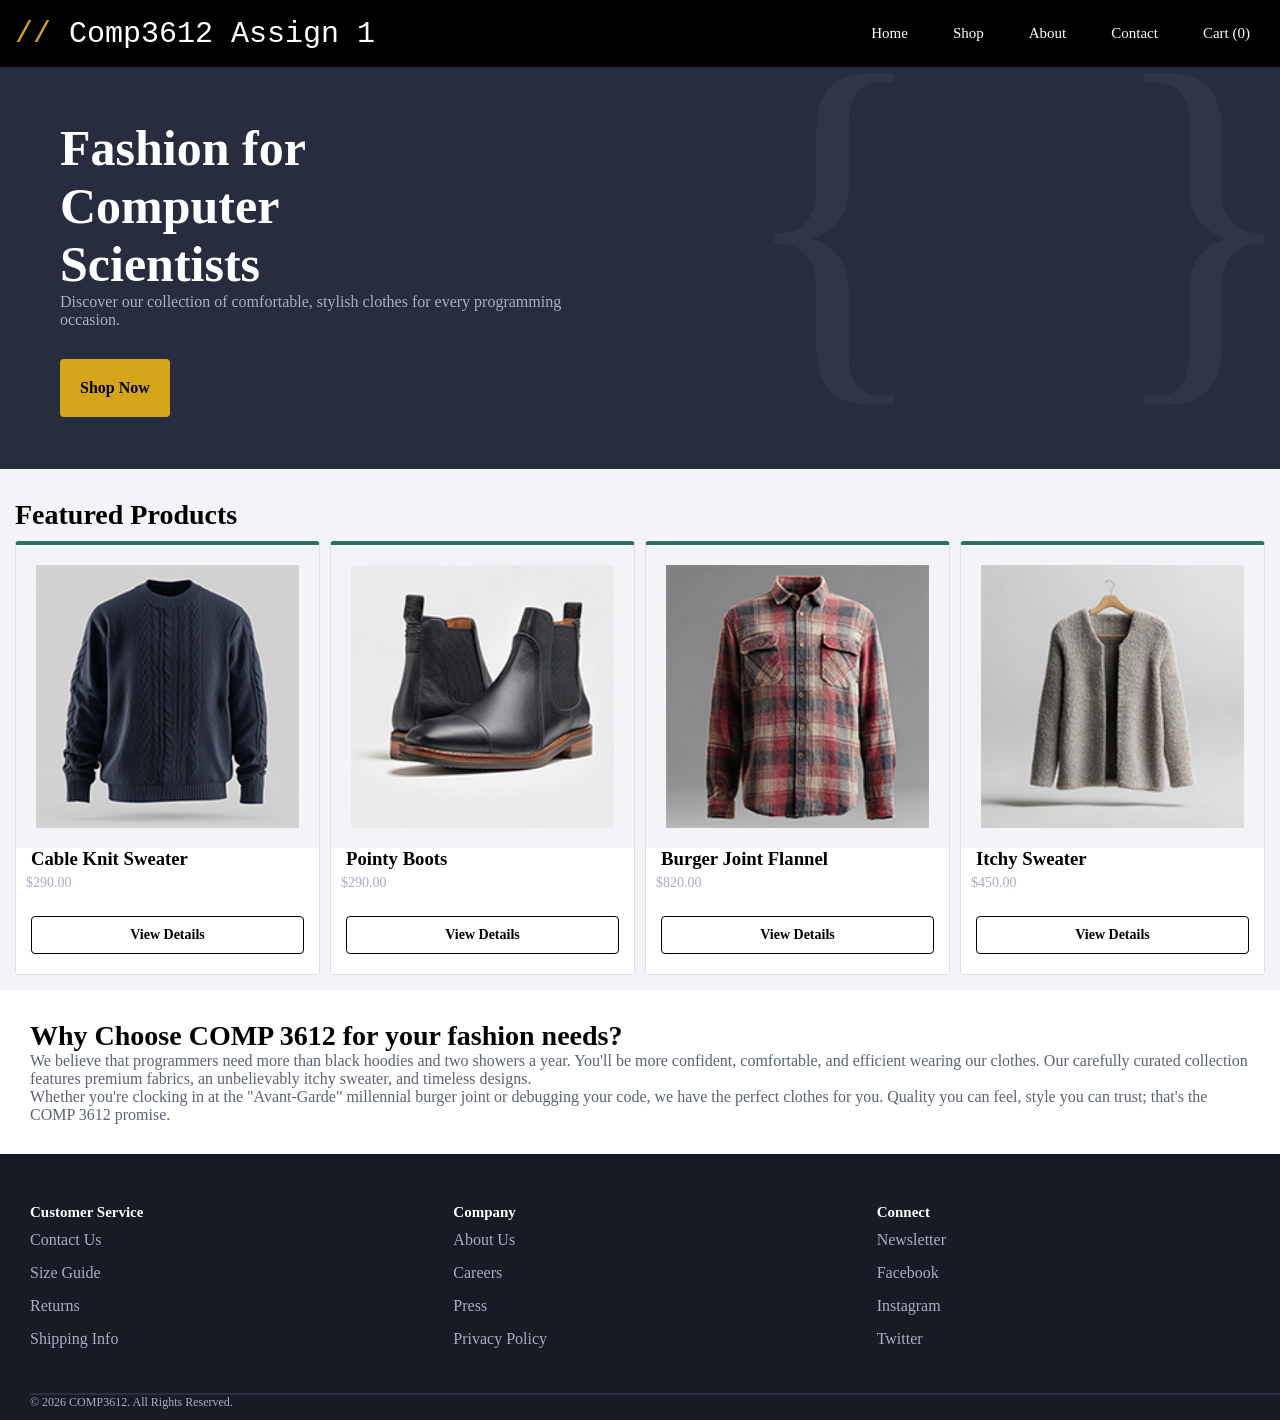
<file: index.html>
<!DOCTYPE html>
<html lang="en">
<head>
    <meta charset="utf-8">
    <title>Home - Comp 3612 Assign 1</title>
    <link rel="stylesheet" href="a1-styles.css"/>
    <meta name = "viewport" content = "width-device-width, initial-scale = 1.0">
</head>
<body>

<!-- W3c has an html & css validator. I used it to check my syntax!
https://validator.w3.org/ -->

<header>
    <div>
    <a class = "logo" href = "index.html">
        <span class = "two-slashes">//</span>
        Comp3612 Assign 1
    </a>
    </div>
    <nav>
        <ul class = "navigation-bar">
            <li><a href="index.html">Home</a></li>
            <li><a href="#">Shop</a></li>
            <li><a href="about.html">About</a></li>
            <li><a href="#">Contact</a></li>
            <li><a href="#">Cart (0)</a></li>

        </ul>
    </nav>
</header>

<main>
    <section class = "hero">
        <span class = " brace left-side-brace" >{</span>
        <span class = "brace right-side-brace" >}</span>
        <h1> Fashion for Computer Scientists</h1>
        <p>Discover our collection of comfortable, stylish clothes for every programming occasion. </p>
        <a href = "#" class="shop-button">Shop Now</a>
    </section>

    <section class = "all-products">
        <h2>Featured Products</h2>
        <div class = "cards">
            <article class = "card">
                <img src = "data/images/003-small-front.png" alt="Cable Knit Sweater">
                <div class = "figcaption">
                    <h3> Cable Knit Sweater</h3>
                    <p class = "item-cost">$290.00</p>                
                    <a href="product.html" class="button">View Details</a>
                </div>
            </article>

            <article class = "card">
                <img src = "data/images/008-small-front.png" alt="Lemon Pepper Steppers">
                <div class = "figcaption">
                    <h3> Pointy Boots</h3>
                    <p class = "item-cost">$290.00</p>
                    <a href="#" class="button">View Details</a>
                </div>
            </article>

            <article class = "card">
                <img src = "data/images/011-small-front.png" alt="Millennial Wood Splitter">
                <div class = "figcaption">
                    <h3>Burger Joint Flannel</h3>
                    <p class = "item-cost">$820.00</p>
                    <a href="#" class="button">View Details</a>
                </div>
            </article>
            
            <article class = "card">
                <img src = "data/images/009-small-front.png" alt="Needle Felted Sweater">
                <div class = "figcaption">
                    <h3> Itchy Sweater</h3>
                    <p class = "item-cost">$450.00</p>
                    <a href="#" class="button">View Details</a>
                </div>
            </article>  
        </div>
    </section>

    <section class  = "why-choose-our-clothing">
        <h2>Why Choose COMP 3612 for your fashion needs?</h2>
        <p> We believe that programmers need more than black hoodies and two showers a year. You'll
            be more confident, comfortable, and efficient wearing our clothes. Our carefully curated collection 
            features premium fabrics, an unbelievably itchy sweater, and timeless designs. 
        </p>    
        <p>
            Whether you're clocking in at the "Avant-Garde" millennial burger joint or debugging your code,
            we have the perfect clothes for you. Quality you can feel, style you can trust; that's the COMP 3612 promise. 
        </p>
    </section>
    </main>

    <footer>
        <div class = "grid-style-container">
            <div class = "grid-box">
                <h2>Customer Service</h2>
                <ul>
                    <li><a href = "#">Contact Us</a></li>
                    <li><a href = "#">Size Guide</a></li>
                    <li><a href = "#">Returns</a></li>
                    <li><a href = "#">Shipping Info</a></li>
                </ul>
            </div>
            <div class = "grid-box">
                <h2>Company</h2>
                <ul>
                    <li><a href = "about.html">About Us</a></li>
                    <li><a href = "#">Careers</a></li>
                    <li><a href = "#">Press</a></li>
                    <li><a href = "#">Privacy Policy</a></li>
                </ul>
            </div>
            <div class = "grid-box">
                <h2>Connect</h2>
                <ul>
                    <li><a href = "#">Newsletter</a></li>
                    <li><a href = "#">Facebook</a></li>
                    <li><a href = "#">Instagram</a></li>
                    <li><a href = "#">Twitter</a></li>
                </ul>
            </div>        
        </div>
            <hr>
            <p>&copy; 2026 COMP3612. All Rights Reserved.</p>

    </footer>
</body>
</html>
</file>
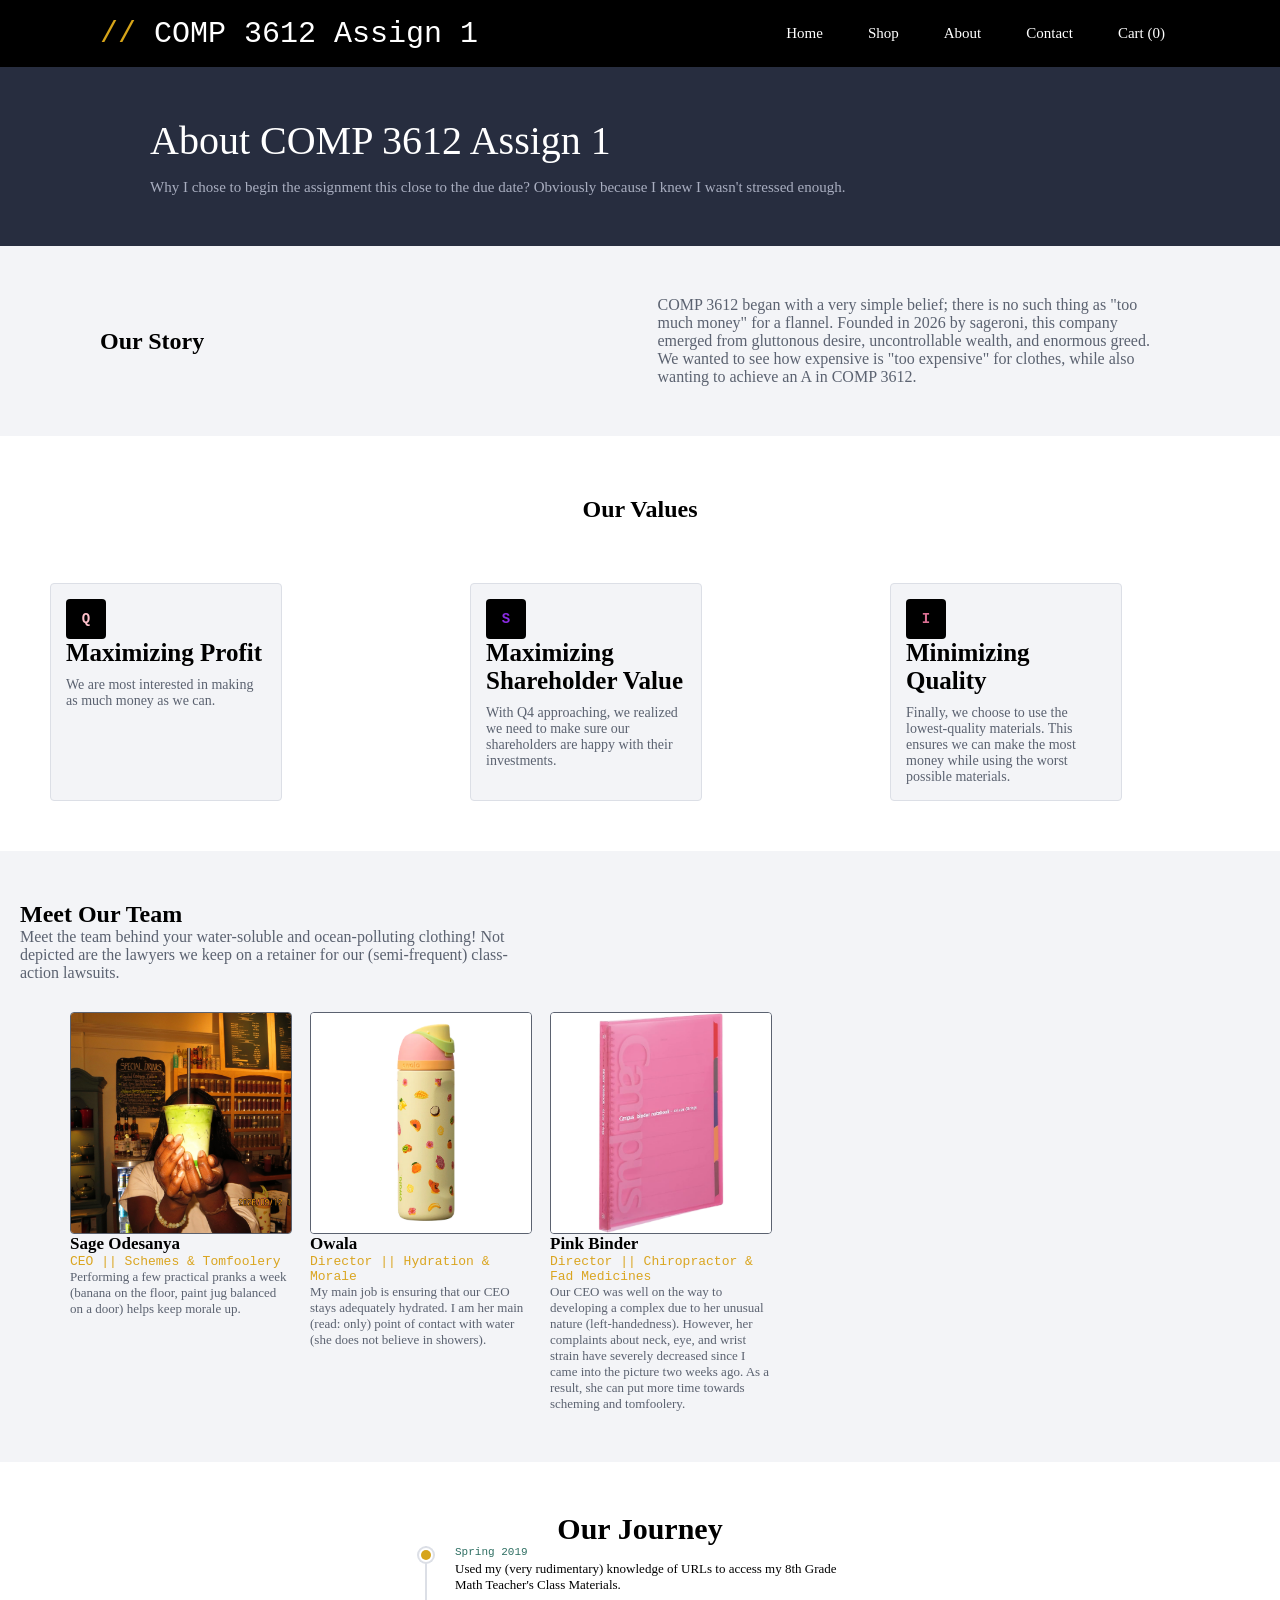
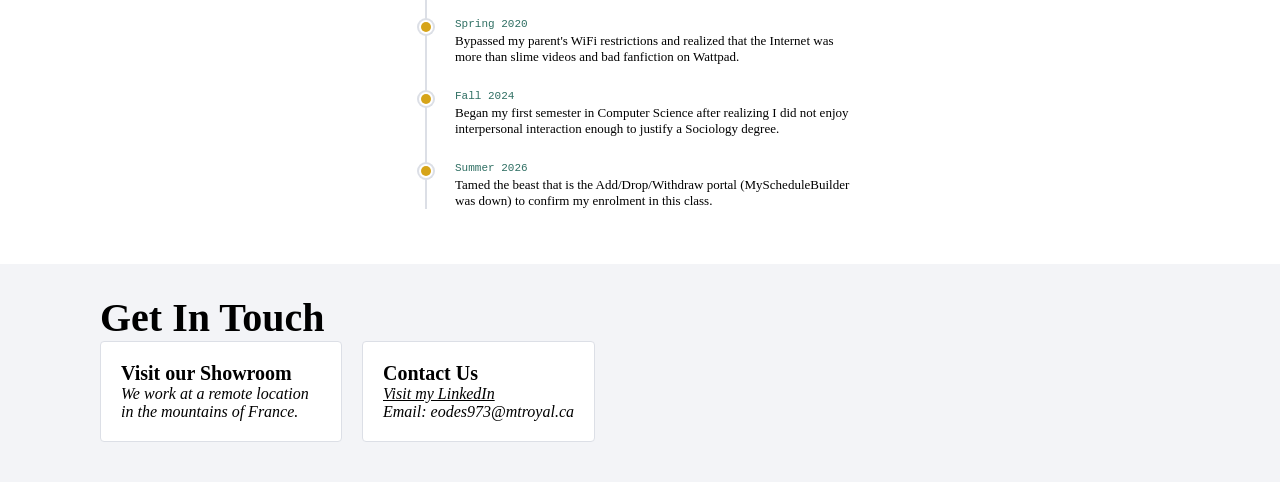
<file: about.html>
<!DOCTYPE html>
<html lang = en>
<head>
    <meta charset = "UTF-8">
    <meta name = "viewport" content = "width=device-width, initial-scale = 1.0">
    <title> About - COMP3612 Assign 1</title>
    <link rel = "stylesheet" href = "a1-styles.css">
</head>

<!-- W3c has an html & css validator. I used it to check my syntax!
https://validator.w3.org/ -->

<body>
    <header class = "about-header">
        <div>
            <a class = "logo" href = "index.html">
                <span class = "two-slashes">//</span>
                COMP 3612 Assign 1
            </a>
            <!-- this gives users a way to get back to the main page without 
            relying on arduous measures. (I promise this is not AI-generated; I 
            am a very loquacious person!) -->
        </div>
        <nav>
        <ul class = "navigation-bar">
            <li><a href="index.html">Home</a></li>
            <li><a href="#">Shop</a></li>
            <li><a href="about.html">About</a></li>
            <li><a href="#">Contact</a></li>
            <li><a href="#">Cart (0)</a></li>

        </ul>
    </nav>
    </header>
    <main>
        <section class = "banner">
            <h1> About COMP 3612 Assign 1</h1>
            <p> Why I chose to begin the assignment this close to 
                the due date? Obviously because I knew I wasn't
                stressed enough.
            </p>
        </section>

        <section class = "our-story">
            <h2> Our Story</h2>
            <p>COMP 3612 began with a very simple belief; there is no such thing as 
                "too much money" for a flannel. Founded in 2026 by sageroni, this company
                emerged from gluttonous desire, uncontrollable wealth, and enormous greed.
                We wanted to see how expensive is "too expensive" for clothes, while also wanting 
                to achieve an A in COMP 3612. 
            </p>
        </section>

        <section class = "our-values">
            <h2> Our Values</h2>
            <div class = "grid-of-our-values">
                <article class = "our-value q">
                    <p class = "value-icon">Q</p>
                    <h3>Maximizing Profit</h3>
                    <p> We are most interested in making as much money as we can.</p>
                </article>
                <article class = "our-value s">
                    <p class = "value-icon">S</p>
                    <h3>Maximizing Shareholder Value</h3>
                    <p> With Q4 approaching, we realized we need to make sure our shareholders are happy with their investments.</p>
                </article>
                <article class = "our-value i">
                    <p class = "value-icon">I</p>
                    <h3>Minimizing Quality</h3>
                    <p> Finally, we choose to use the lowest-quality materials. This ensures
                        we can make the most money while using the worst possible materials.</p>
                </article>              
            </div>
        </section>
        <section class = "meet-our-team">
            <h2> Meet Our Team</h2>
            <p>Meet the team behind your water-soluble and ocean-polluting clothing!
                Not depicted are the lawyers we keep on a retainer for our (semi-frequent)
                class-action lawsuits.</p>
            <div class = "grid-of-our-team">
                <article class = "team-member">
                    <img src = "data/images/Square-Matcha-Sage.jpg" alt = "Sage Odesanya Headshot">
                    <h3>Sage Odesanya</h3>
                    <p class = "role">CEO || Schemes & Tomfoolery</p>
                    <p> Performing a few practical pranks a week (banana on the floor, 
                        paint jug balanced on a door) helps keep morale up.
                    </p>
                </article>
                <article class = "team-member">
                    <img src = "data/images/just-ripe-owala.png" alt = "Just Ripe Owala FreeSip 24oz">
                    <h3>Owala</h3>
                    <p class = "role">Director || Hydration & Morale</p>
                    <p> My main job is ensuring that our CEO stays adequately hydrated. 
                        I am her main (read: only) point of contact with water
                        (she does not believe in showers).
                    </p>
                </article>
                <article class = "team-member">
                    <img src = "data/images/pink-campus-binder.png" alt = "Kokuyo Campus Binder">
                    <h3>Pink Binder</h3>
                    <p class = "role">Director || Chiropractor & Fad Medicines</p>
                    <p> Our CEO was well on the way to developing a complex due to her unusual nature
                        (left-handedness). However, her complaints about neck, eye, and wrist strain have
                        severely decreased since I came into the picture two weeks ago. As a result, she 
                        can put more time towards scheming and tomfoolery.
                    </p>    
                </article>    
            </div>
        </section>

        <section class = "our-journey">
            <h2>Our Journey</h2>
            <ol>
                <li>
                    <p class = "era">Spring 2019</p>
                    <p>Used my (very rudimentary) knowledge of URLs to access
                         my 8th Grade Math Teacher's Class Materials.
                    </p>
                </li>
                <li>
                    <p class = "era">Spring 2020</p>
                    <p>Bypassed my parent's WiFi restrictions and realized that the Internet
                        was more than slime videos and bad fanfiction on Wattpad. 
                    </p>
                </li>
                <li>
                    <p class = "era">Fall 2024</p>
                    <p>Began my first semester in Computer Science after realizing I did 
                        not enjoy interpersonal interaction enough to justify a Sociology degree.
                    </p>
                </li>
                <li>
                    <p class = "era">Summer 2026</p>
                    <p>Tamed the beast that is the Add/Drop/Withdraw portal (MyScheduleBuilder
                        was down) to confirm my enrolment in this class.
                    </p>
                </li>
            </ol>

        </section>

        <section class = "contact">
            <h2>Get In Touch</h2>
            <div class = "contact-boxes">
                <div class = "contact-box">
                    <h3>Visit our Showroom</h3>
                    <address>
                        <p> We work at a remote location in the mountains of France.
                        </p>
                    </address>  
                </div>
                <div class = "contact-box">
                    <h3>Contact Us</h3>
                    <address>
                        <p> <a href ="https://linkedin.com/in/sage-odesanya">Visit my LinkedIn</a><br> Email: eodes973@mtroyal.ca </p>
                    </address>  
                </div>
            </div>
        </section>

    </main>
</body>
</html>
</file>
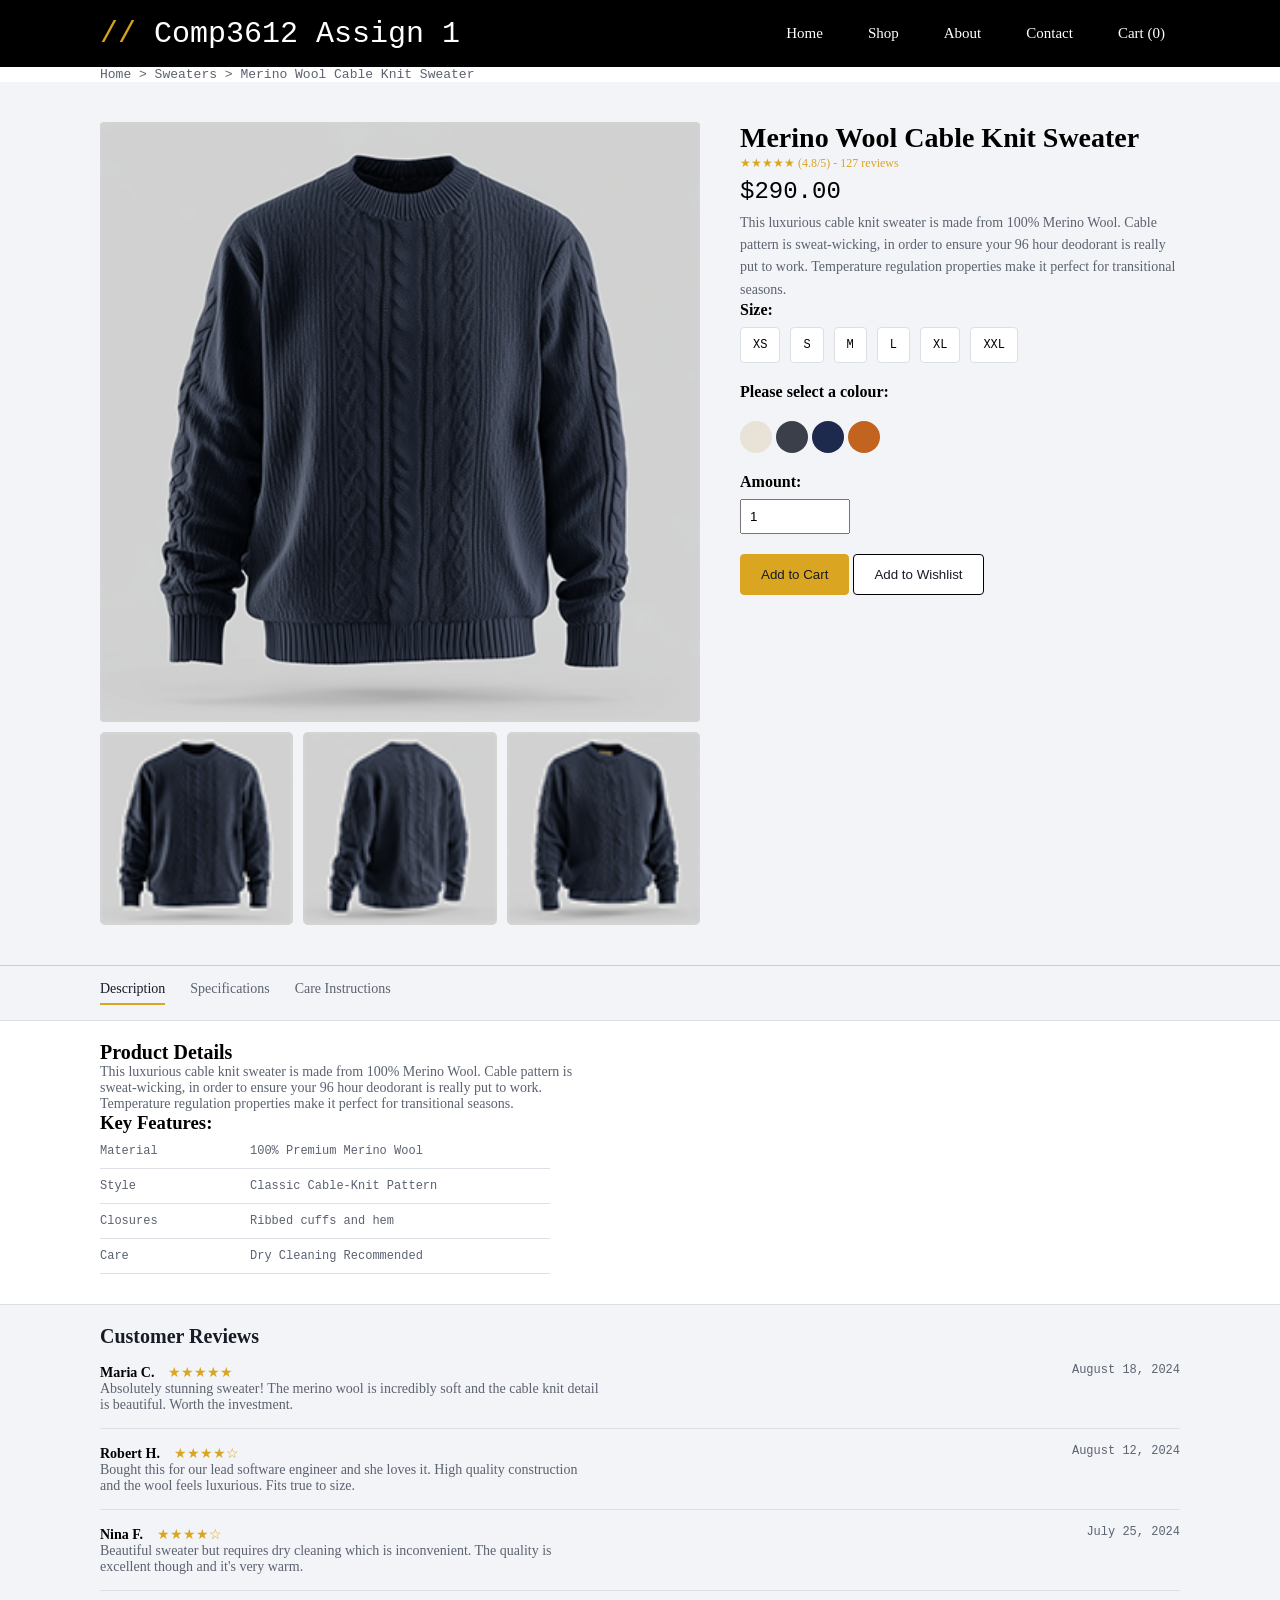
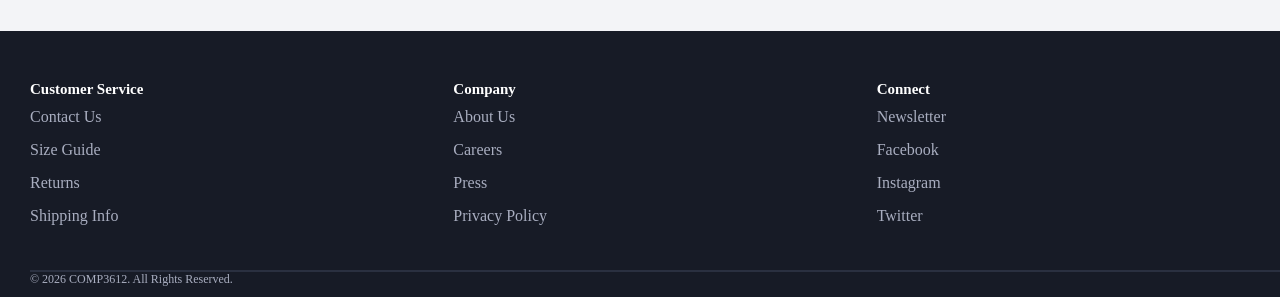
<file: product.html>
<!DOCTYPE html>
<html lang = en>
<head>
    <meta charset = "UTF-8">
    <meta name = "viewport" content = "width=device-width, initial-scale = 1.0">
    <title>COMP3612 Assign 1</title>
    <link rel = "stylesheet" href = "a1-styles.css">
</head>

<!-- W3c has an html & css validator. I used it to check my syntax!
https://validator.w3.org/ -->
<body>
    <header class = "head-product">
    <div>
    <a class = "logo" href = index.html>
        <span class = "two-slashes">//</span>
        Comp3612 Assign 1
    </a>
    </div>
    <nav>
        <ul class = "navigation-bar">
            <li><a href="index.html">Home</a></li>
            <li><a href="#">Shop</a></li>
            <li><a href="about.html">About</a></li>
            <li><a href="#">Contact</a></li>
            <li><a href="#">Cart (0)</a></li>

        </ul>
    </nav>
    </header>

    <main>
        <div class = "menu">
            <p> Home &gt; Sweaters &gt; Merino Wool Cable Knit Sweater</p>
        </div>
        <div class = "product-front">
            <section class = "photo-knit-sweater">
                <img src = "data/images/003-medium-front.png" 
                alt = "Cable Knit Sweater view of the front">
                <section class = "thumbnail-views">
                    <img src = "data/images/003-thumb-front.png"
                    alt = "Front view of the Sweater.">
                    <img src = "data/images/003-thumb-back-angle.png"
                    alt = "Angled view of Sweater from Back.">
                    <img src = "data/images/003-thumb-front-angle.png"
                    alt = "Angled view of Sweater from Front.">
                </section>
            </section>
        <div class = "product-text">
            <h1>Merino Wool Cable Knit Sweater</h1>
            <p class = "rating">★★★★★ (4.8/5) - 127 reviews</p>
            <p class = "item-cost">$290.00</p>
            <p> This luxurious cable knit sweater is made from 100% Merino Wool.
                Cable pattern is sweat-wicking, in order to ensure your 96 hour
                deodorant is really put to work. Temperature regulation properties 
                make it perfect for transitional seasons. 
            </p>

            <!-- I followed these YouTube tutorials for forms.
             https://www.youtube.com/watch?v=frAGrGN00OA - Dave Gray
            https://www.youtube.com/watch?v=2O8pkybH6po - Bro Code-->
            
            <form class = "product-information" 
            action = "https://www.randyconnolly.com/tests/process.php" method="post">
                <fieldset class = "sweater-sizes">
                    <legend>Size: </legend>

                    <input type = "radio" id = "size-xs" name="size" value= "extra-small">
                    <label for="size-xs">XS</label>
                    <input type = "radio" id = "size-s" name="size" value= "small">
                    <label for="size-s">S</label>
                    <input type = "radio" id = "size-m" name="size" value= "medium">
                    <label for="size-m">M</label>
                    <input type = "radio" id = "size-l" name="size" value= "large">
                    <label for="size-l">L</label>
                    <input type = "radio" id = "size-xl" name="size" value= "extra-large">
                    <label for="size-xl">XL</label>
                    <input type = "radio" id = "size-xxl" name="size" value= "double-extra-large">
                    <label for="size-xxl">XXL</label>
                </fieldset>

                <fieldset class="sweater-colours">
                    <legend>Please select a colour:</legend>

                        <input type="radio" id="colour-cream" name="colour" value="cream">
                        <label for="colour-cream">Muted Frankincense</label>

                        <input type="radio" id="colour-charcoal" name="colour" value="charcoal">
                        <label for="colour-charcoal">Crematorium Grey</label>

                        <input type="radio" id="colour-navy" name="colour" value="navy">
                        <label for="colour-navy">Deep Blue Sea</label>

                        <input type="radio" id="colour-burgundy" name="colour" value="orange">
                        <label for="colour-burgundy">Burnt Orange</label>
                </fieldset>

                <fieldset class="item-amount">
                    <legend>Amount:</legend>
                    <input type="number" id="amount" name="amount" min="1" value="1">
                </fieldset>

                <button type = "submit">Add to Cart</button>
                <button type = "button">Add to Wishlist</button>
             </form>
         </div>
         </div>

    <section class = "flex-desc">
        <a href = "#">Description</a>
        <a href = "#">Specifications</a>
        <a href = "#">Care Instructions</a>

    </section>

    <!-- I knew how to do this part by myself because I did the grid and flexbox 
    labs from gumroad. I can show proof if necessary.  -->

    <section class = "detail-product">
        <h2>Product Details</h2>
        <p>This luxurious cable knit sweater is made from 100% Merino Wool. 
            Cable pattern is sweat-wicking, in order to ensure your 96 hour
            deodorant is really put to work. Temperature regulation properties
            make it perfect for transitional seasons.</p>
        <h3>Key Features:</h3>
        <section class = "grid-of-features">
            <div class = "grid-box">
                <p>Material</p>
                <p>100% Premium Merino Wool</p>
            </div>

            <div class = "grid-box">
                <p>Style</p>
                <p>Classic Cable-Knit Pattern</p>
            </div>

            <div class = "grid-box">
                <p>Closures</p>
                <p>Ribbed cuffs and hem</p>
            </div>

            <div class = "grid-box">
                <p>Care</p>
                <p>Dry Cleaning Recommended</p>
            </div>
        </section>
    </section>
    <section class = "sweater-reviews">
        <h2> Customer Reviews</h2>
        <section class = "review">
            <h3> Maria C.</h3>
            <p class="rating">★★★★★</p>
                <time datetime="2024-08-18">August 18, 2024</time>
                <p>Absolutely stunning sweater! The merino wool is incredibly soft 
                    and the cable knit detail is beautiful. Worth the investment.</p>
        </section>

        <section class = "review">
            <h3> Robert H.</h3>
            <p class="rating">★★★★☆</p>
            <time datetime="2024-08-12">August 12, 2024</time>
            <p>Bought this for our lead software engineer and she 
                loves it. High quality construction and the wool 
                feels luxurious. Fits true to size.</p>
        </section>

        <section class = "review">
            <h3>Nina F.</h3>
            <p class="rating">★★★★☆</p>
            <time datetime="2024-07-25">July 25, 2024</time>
            <p>Beautiful sweater but requires dry cleaning which is 
                inconvenient. The quality is excellent though and 
                it's very warm.</p>
        </section>
    </section>
    </main>

        <footer>
        <div class = "grid-style-container">
            <div class = "grid-box">
                <h2>Customer Service</h2>
                <ul>
                    <li><a href = "#">Contact Us</a></li>
                    <li><a href = "#">Size Guide</a></li>
                    <li><a href = "#">Returns</a></li>
                    <li><a href = "#">Shipping Info</a></li>
                </ul>
            </div>
            <div class = "grid-box">
                <h2>Company</h2>
                <ul>
                    <li><a href = "about.html">About Us</a></li>
                    <li><a href = "#">Careers</a></li>
                    <li><a href = "#">Press</a></li>
                    <li><a href = "#">Privacy Policy</a></li>
                </ul>
            </div>
            <div class = "grid-box">
                <h2>Connect</h2>
                <ul>    
                    <li><a href = "#">Newsletter</a></li>
                    <li><a href = "#">Facebook</a></li>
                    <li><a href = "#">Instagram</a></li>
                    <li><a href = "#">Twitter</a></li>
                </ul>
            </div>        
        </div>
            <hr>
            <p>&copy; 2026 COMP3612. All Rights Reserved.</p>

    </footer>
</body>
</html>
</file>
<file: a1-styles.css>
/* <!-- W3c has an html & css validator. I used it to check my syntax!
https://jigsaw.w3.org/css-validator/ */

/* I found old code on github from prior assignments similar to this one. 
this is one example that was very helpful for me! 
https://github.com/iblac142/comp3612-assign1
not sure if i am meant to reach out to them directly and thank
them for their invaluable (and indirect!) contributions
to this project! */

a{
    color: inherit; 
    text-decoration: none;
}
/* i had to ask google ai on how to make the box take up different 
browser widths. this is the (half-awake) prompt i used: 
        how to resize css page to fit screen */
    /* i applied its answer to body, html, and *.  */

html {
  height: 100%;
}

body {
    margin: 0;
    font-family: Georgia, 'Times New Roman', Times, serif;
    z-index: -5;
    position: absolute;
    width: 100%;
    min-height: 100vh;
}

* {
    box-sizing: content-box;
    margin: 0;
    padding: 0;
} /* what this does is it makes the box sizes pre-specified. */

ul {
    list-style-type: none;
    padding: 0;
    margin: 0;
}

header {
    background-color: black;
    color: white;
    display: flex;
    justify-content: space-between;
    align-items: center;
    padding: 15px;
}

header ul {
    display: flex;
    gap: 15px;
    font-size: 15px;
}

header ul a {
    display: inline-block;
    padding: 10px 15px;
    border-radius: 4px;
}

header ul a:hover {
    background-color: #34495E;
}

header ul a.current {
    background-color: #34495E;
}
.logo{
    font-size: 30px;
    font-family: monospace;
}
.two-slashes{
    color:#d6a419;
}

/* Header done... LFG(let's FREAKING go). */
/* all colours attained from using colour dropper.  */
.hero {
    position: relative;
    overflow: hidden;
    padding: 52px;
    background-color: #272D3F;
    padding-left: 60px;
    z-index: -3;
} 
.hero .brace {
    font-family: Georgia, 'Times New Roman', Times, serif;
    position: absolute;
    top: -50px;
    font-size: 400px;
    line-height: 1;
    color: #303647;
    z-index: -2;
}
/* z index was learned from w3c
https://www.w3schools.com/css/css_z-index.asp*/

.right-side-brace {
    right: -20px;
}


.left-side-brace {
    right: 350px;
}

.hero h1 {
    font-size: 50px;
    color: white;
    font-family: Georgia, 'Times New Roman', Times, serif;
    max-width: 415px;
}

.hero p {
    color: #A9AEC0;
    max-width: 530px;
}

.hero .shop-button {
    display: inline-block;
    margin-top: 30px;
    border-radius: 4px;
    background-color: #D6A419   ;
    color: black;
    font-weight: bold;
    padding: 20px;
}

.all-products {
    padding: 15px;
    background-color: #F3F4F7;
}
.all-products h2 {
    font-family: Georgia, 'Times New Roman', Times, serif;
    font-size: 28px;
    font-weight: bold;
    padding-bottom: 10px;
    padding-top: 15px;
}

/* card section */

.cards {
    display: grid;
    grid-template-columns: 1fr 1fr 1fr 1fr;
    gap: 10px;
    max-width: 100%;
}

.card {
    background-color: #F3F4F7;
    border: 1px solid #DCDFE6;
    border-top: 4px solid #2F6F63;
    border-radius: 4px;
    display: flex;
    min-height: 400px;
    flex-direction: column;
}

.card:hover {
    border: 1px solid black;
    border-top: 3px solid #D6A419;
}

.card img {
    background-color: #F3F4F7;
    display: block; 
    /* max-width: 100%;
    size: auto; */
    padding: 20px;
}

.card .button {
    color: black;
    border: 1px solid black;
    border-radius: 4px;
    display: block;
    text-align: center;
    font-weight: bold;
    font-size: 14px;
    background-color: #FFFFFF;
    padding: 10px;
    margin-top: auto;
    margin-left: 15px;
    margin-right: 15px;
    margin-bottom: 20px;
}
.card .button:hover {
    background-color: black;
    color: white;
}
.card .item-cost {
    color: #A9AEC0;
    padding: 5px;
    font-size: 14px;
    font: "JetBrains Mono", monospace;
    text-align: left;
    padding-left: 10px;
    margin-bottom: 20px;
}
.card h3 {
    margin-left: 15px;
}

.figcaption {
    background-color: white;
    display: block;
    padding: 0%;
}

.why-choose-our-clothing {
    padding: 30px;
    background-color: white;
}

.why-choose-our-clothing h2{
    font-family: Georgia, 'Times New Roman', Times, serif;
    font-size: 28px;
    color: black;
}

.why-choose-our-clothing p{
    color: #5b6270;
    max-width: 100%;
    
}

/* footer time */

footer {
    background-color: #171B26;
    padding-bottom: 10px;
    padding-left: 30px;
    padding-top: 50px;
}

footer .grid-style-container {
    display: grid;
    grid-template-columns: 1fr 1fr 1fr;
    gap: 20px;
}

footer .grid-box {
    padding-bottom: 30px;
}

 footer h2 {
    color: white;
    font-weight: bold;
    font-size: 15px;
    padding-bottom: 10px;
    font-family: Georgia, 'Times New Roman', Times, serif;
 }

 footer ul {
    color: #A9AEC0;
 }

 footer .grid-box li {
    padding-bottom: 15px;
 }

 footer hr {
    border: 1px solid #2A3040;
 }

footer p{
    font-size:12px;
    color: #A9AEC0;
}

/* index formatting is done!!! WOOHOO. onto about, then product. */

.about-header {
    padding-left: 100px;
    padding-right: 100px;
}
.banner {
    background-color: #272d3f;
    padding-left:150px;
    padding-top:50px;
    padding-bottom:50px;

}
.banner h1 {
    color: white;
    font-family: Georgia, 'Times New Roman', Times, serif;
    margin-bottom:15px;
    font-weight: 400;
    font-size: 40px;
}
.banner p {
    color: #A9AEC0;
    font-size: 15px;
}

/* story */

.our-story {
    background-color: #F3F4F7;
    padding-top: 50px;
    padding-bottom: 50px;
    padding-left: 100px;
    padding-right: 100px;
    display: grid;
    gap: 35px;
    align-items: center;
    grid-template-columns: 1fr 1fr;
}
.our-story p {
    color: #5B6270;
    font-family: Georgia, 'Times New Roman', Times, serif;
    max-width: 500px;
}
.our_story h2 {
    font-size: 50px;
    font-weight: bold;
}

.our-values {
    background-color: #FFFFFF;
    padding-top: 50px;
    padding-bottom: 50px;
    width: 100vw;
}

.our-values h2 {
    font-family: Georgia, 'Times New Roman', Times, serif;
    text-align: center;
    padding: 10px 0px;
    margin-bottom: 50px;
}
.grid-of-our-values {
    display: grid;
    grid-template-columns: 1fr 1fr 1fr;
    gap: 30px;
    max-width: 100vw;
    padding-left: 50px;
    justify-content: center;
}
.our-values h3 {
    padding-bottom: 10px;
}
.our-value {
    background-color: #f3f4f7;
    border: 1px solid #dcdfe6;
    border-radius: 4px;
    padding: 15px;
    max-width: 200px;
}

.value-icon {
    display: flex;
    justify-content: center;
    align-items: center;
    background-color: black;
    border-radius: 4px;
    width: 40px;
    font-weight: bold;
    font-family: "JetBrains Mono", monospace;
    height: 40px;
    font-size: 14px;
}

.our-value h3 {
    font-weight: bold;
    font-size: 25px;
}

.our-value p {
    color: #5b6270;
    font-size: 14px;
}

.q .value-icon {
    color: pink;
}

.s .value-icon {
    color: blueviolet;
}

.i .value-icon {
    color: palevioletred;
}

.meet-our-team {
    background-color: #F3F4F7;
    padding-top: 50px;
    padding-bottom: 50px;
    padding-left: 20px;
    padding-right:20px;
    justify-content: center;
}
.meet-our-team h2 {
    font-size: 24px;
}
.meet-our-team > p { 
    color: #5b6270;
    max-width: 500px;
    padding-bottom: 30px;
}
.grid-of-our-team {
    display: grid;
    grid-template-columns: repeat(3, 1fr);
    gap: 20px;
    max-width: 700px;
    padding: 0 50px 0 50px;
    justify-content: center;
}
.team-member img{
    width: 100%;
    display: block;
    object-fit: cover;
    border: 1px solid #5B6270;
    border-radius: 4px;
}
.team-member h3 {
    font-size: 17px;
}
.team-member .role {
    color: goldenrod;
    font-family: "JetBrains Mono", monospace;
}

.team-member p {
    color: #5B6270;
    font-size: 13px;
}

.our-journey {
    background-color: #ffffff;
    padding-top: 50px;
    padding-bottom:30px;
}
.our-journey h2 {
    font-family: Georgia, 'Times New Roman', Times, serif;
    font-size: 30px;
    text-align: center;
}

.our-journey ol {
    list-style: none;
    position: relative;
    max-width: 400px;
    margin: 0 auto;
    padding: 0 0 0 30px;
}

.our-journey ol::after {
    content: "";
    position: absolute;
    top: 0;
    bottom: 0;
    left: 0;
    width: 2px;
    background-color: #dcdfe6;
}

.our-journey li {
    position: relative;
    margin-bottom: 25px;
}

.our-journey li::after {
    content: "";
    position: absolute;
    left: -34px;
    top: 4px;
    width: 10px;
    height: 10px;
    border-radius: 50%;
    background-color: #d6a419;
    z-index: 1;
    box-shadow: 0 0 0 2px #FFF, 0 0 0 4px #DCDFE6;
    /* https://www.w3schools.com/howto/howto_css_circles.asp 
    https://www.youtube.com/watch?v=AIDiMA_C3sg*/
}

.our-journey .era {
    font-family: "JetBrains Mono", monospace;
    font-size: 11px;
    color: #2f6f63;
    margin-bottom: 3px;
}   

.our-journey p {
    font-size: 13px;
    margin: 0;
}

.contact {
    background-color: #F3F4F7;
    padding-bottom: 40px;
    padding-left: 100px;
    padding-top: 30px;
}

.contact h2 {
    font-family: Georgia, 'Times New Roman', Times, serif;
    font-size: 40px;
}

.contact-boxes {
    display: flex;
    gap: 20px;
}

.contact-box {
    background-color: #FFFFFF;
    border: 1px solid #dcdfe6;
    border-radius: 4px;
    padding: 20px;
    max-width: 200px;
}

.contact-box a {
    text-decoration: underline;
}
.contact-box h3 {
    font-size: 20px;
    margin-top: 0px;
}
/* finally. i have arrived at products.  */
.head-product {
    padding-left: 100px;
    padding-right: 100px;
}
.menu{
    font-family: "JetBrains Mono", monospace;
    font-size: 13px;
    color: #5b6270;
    padding-left:100px;
}

.product-front {
    background-color: #f3f4f7;
    display: grid;
    grid-template-columns: 1fr 1fr;
    gap: 40px;
    padding: 40px 100px;
}

.photo-knit-sweater > img { /*
     i only want to affect the biggest photo */
    display: block;
    border-radius: 4px;
    max-width: 600px;
}
.photo-knit-sweater {
    width: 600px;
}
.photo-knit-sweater img {
    width: 100%;
}
.thumbnail-views {
    display: grid;
    grid-template-columns: 1fr 1fr 1fr;
    gap: 10px;
    margin-top: 10px;
}
.product-text h1 {
    font-family: Georgia, 'Times New Roman', Times, serif;
    font-size: 28px;
    color: black;
}
.thumbnail-views img {
    width: 100%;
    border-radius: 5px;
    max-width: 200px;
}

.product-text .rating {
    color: goldenrod;
    font-size: 12px;
}
.product-text .item-cost {
    font-family: "JetBrains Mono", monospace;
    font-size: 24px;
    color: black;
}
.product-text p {
    color: #5B6270;
    font-size: 14px;
    line-height: 1.6;
}

.product-information input[type="number"] {
    width: 90px;
    padding: 8px;
}
/* form aspect of this product */

.product-information legend {
    font-weight: bold;
    padding-bottom: 8px;
}

.product-information fieldset {
    border: none;
    padding: 0;
    margin-bottom: 20px;
}

.sweater-sizes label {
    display: inline-block;
    padding: 10px 12px;
    margin-right: 6px;
    border: 1px solid #DCDFE6;
    border-radius: 4px;
    background-color: white;
    font-family: "JetBrains Mono", monospace;
    font-size: 12px;
    cursor: pointer;
}
.sweater-sizes input:checked + label {
    background-color: #171B26;
    color: white;
    /* https://www.w3schools.com/css/css_combinators.asp */
}
.sweater-sizes input {
    display: none;
}

.sweater-colours input {
    display: none; 
}

.sweater-colours label {
    display: inline-block;
    width: 28px;
    height: 28px;
    border-radius: 50%;
    border: 2px solid transparent;
    font-size: 0;
    cursor: pointer;
}

.sweater-colours input:checked + label {
    border-color: goldenrod; 
}

[for="colour-cream"] { 
    background-color: #E8E3D6; 
}
[for="colour-navy"] { 
    background-color: #1D2A4D; 
}
[for="colour-burgundy"] { 
    background-color: #C2631F; 
}
[for="colour-charcoal"] { 
    background-color: #3B3F4A; 
}
.product-information button {
    padding: 12px 20px;
    color: #171B26;
    cursor: pointer;
    border: 1px solid black;
    background-color: #FFFFFF;
}

.product-information button[type="submit"] {
    background-color: goldenrod;
    border-color: goldenrod;
    border-radius: 4px;
}

.product-information button[type="button"] {
    border-radius: 4px;
}

/*tabs*/
.flex-desc {
    display: flex;
    gap: 25px;
    padding: 15px 100px;
    background-color: #F3F4F7;
    border-top: 1px solid #DCDF36;
    border-bottom: 1px solid #DCDFE6;
    font-size: 14px;
    color: #5B6270;
}
.flex-desc a:first-child {
    color: #171B26;
    border-bottom: 2px solid goldenrod;
    padding-bottom: 6px;
    /* https://www.w3schools.com/cssref/sel_element_gt.php */
}

/*details*/
.detail-product {
    background-color: white;
    padding-top: 20px;
    padding-right: 100px;
    padding-bottom: 30px;
    padding-left: 100px;
}
.detail-product h2 {
    font-family: Georgia, 'Times New Roman', Times, serif;
    font-size: 20px;
    color: black;
}
.detail-product p {
    color: #5B6270;
    font-size: 14px;
    max-width: 500px;
}
.grid-of-features {
    max-width: 450px;
}
.grid-of-features .grid-box {
    display: grid;
    grid-template-columns: 1fr 2fr;
    padding: 10px 0;
    border-bottom: 1px solid #DCDFE6;
    font-family: "JetBrains Mono", monospace;
    font-size: 12px;
}
.grid-of-features p {
    margin: 0;
    max-width: none;
    font-size: 12px;
}

/*reviews*/
.sweater-reviews {
    background-color: #F3F4F7;
    padding-top: 20px;
    padding-right: 100px;
    padding-bottom: 40px;
    padding-left: 100px;
    border-top: 1px solid #DCDFE6;
}
.sweater-reviews h2 {
    font-family: Georgia, 'Times New Roman', Times, serif;
    font-size: 20px;
    color: #171B26;
}

.review h3 {
    display: inline-block;
    font-size: 14px;
    margin-right: 10px;
}
.review {
    padding: 15px 0;
    border-bottom: 1px solid #DCDFE6;
}


.review time {
    float: right;
    font-family: "JetBrains Mono", monospace;
    font-size: 12px;
    color: #5B6270;
}
.review .rating {
    display: inline-block;
    color: goldenrod;
}
.review p {
    color: #5B6270;
    font-size: 14px;
    max-width: 500px;
}
</file>
